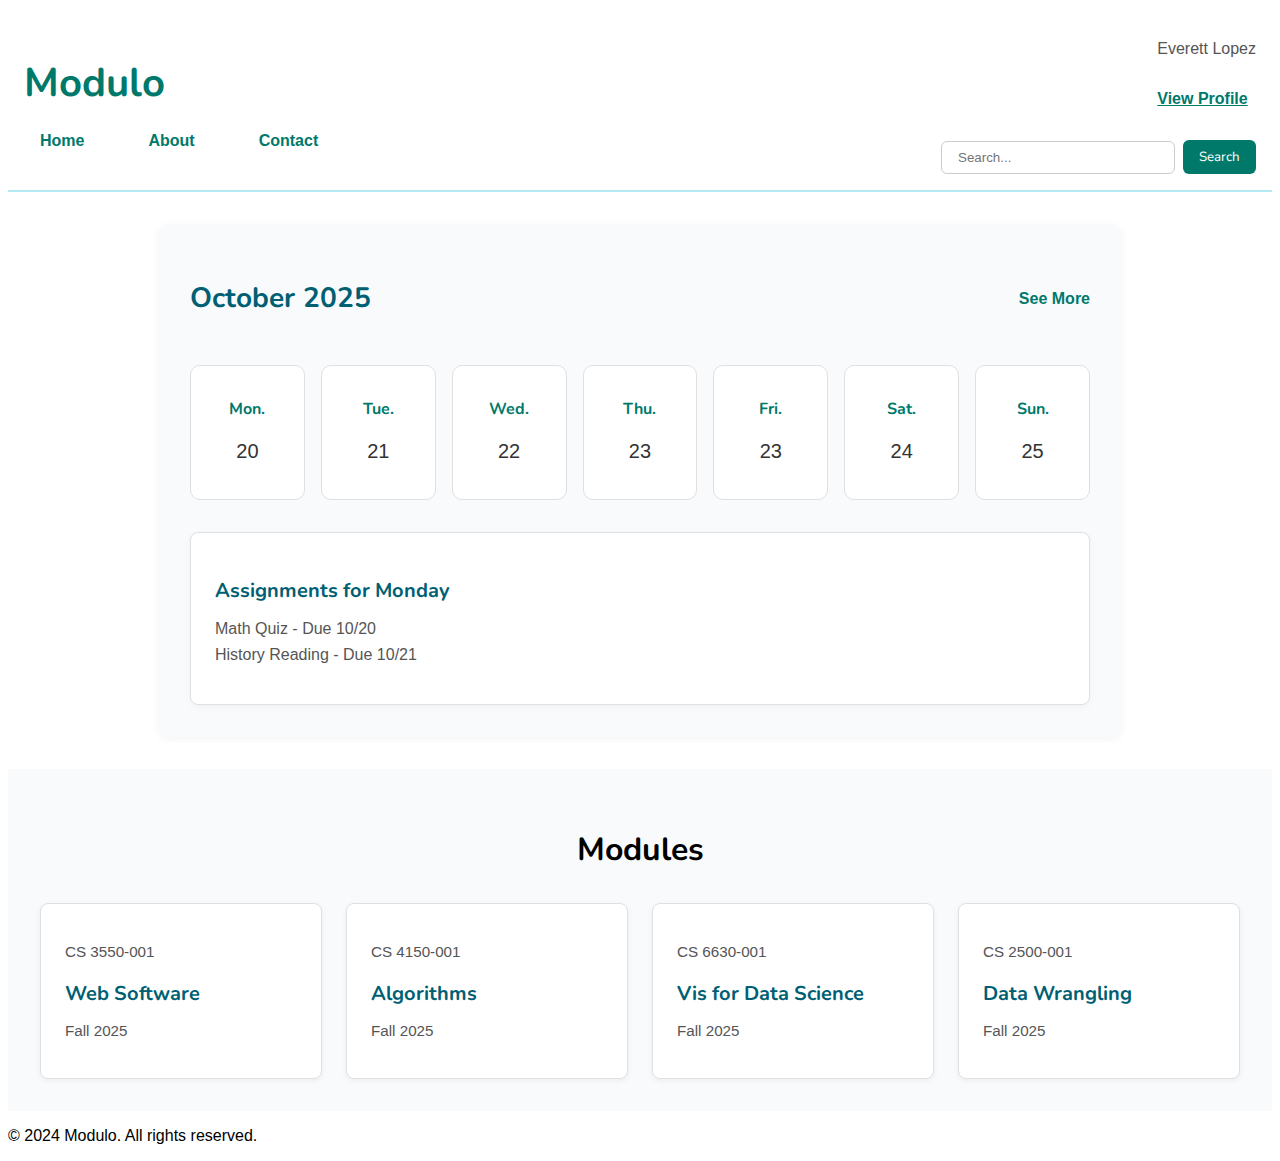
<file: static/index.html>
<!DOCTYPE html>
<head>
    <meta charset="UTF-8">
    <meta name="viewport" content="width=device-width, initial-scale=1.0">
    <title>Home - Modulo</title>
    <link href="https://fonts.googleapis.com/css2?family=Nunito:wght@600;700&display=swap" rel="stylesheet">
    <link rel="stylesheet" href="/static/css/main.css">
</head>

<header>
    <div class="header-top">
        <h1>Modulo</h1>

        <div class="user-section">
            <p>Everett Lopez </p>
            <p><a href="">View Profile</a></p>
        </div>
    </div>

    <div class="header-top">
        <nav class="navigation">
            <a href="">Home</a>
            <a href="">About</a>
            <a href="">Contact</a>
        </nav>

        <form action="" method="get">
            <input type="text" name="search" placeholder="Search...">
            <button type="submit">Search</button>
        </form>
    </div>
</header>

<main>
    <section class="weekly-widget">

        <div class="week-header">
            <h2>October 2025</h2>
            <p>See More</p>
        </div>

        <div class="week-grid">
            <div class="day-card">
                <h3>Mon.</h3>
                <p>20</p>
            </div>
            <div class="day-card">
                <h3>Tue.</h3>
                <p>21</p>
            </div>
            <div class="day-card">
                <h3>Wed.</h3>
                <p>22</p>
            </div>
            <div class="day-card">
                <h3>Thu.</h3>
                <p>23</p>
            </div>
            <div class="day-card">
                <h3>Fri.</h3>
                <p>23</p>
            </div>
            <div class="day-card">
                <h3>Sat.</h3>
                <p>24</p>
            </div>
            <div class="day-card">
                <h3>Sun.</h3>
                <p>25</p>
            </div>
        </div>

        <div class="day-details">
            <h3>Assignments for Monday</h3>
            <ul>
                <li>Math Quiz - Due 10/20</li>
                <li>History Reading - Due 10/21</li>
            </ul>
        </div>
    </section>


    <section class="features">
        <h2>Modules</h2>
        <div class="feature-grid">

            <div class="feature-card">
                <p>CS 3550-001</p>
                <h3>Web Software</h3>
                <p>Fall 2025</p>
            </div>

            <div class="feature-card">
                <p>CS 4150-001</p>
                <h3>Algorithms</h3>
                <p>Fall 2025</p>
            </div>

            <div class="feature-card">
                <p>CS 6630-001</p>
                <h3>Vis for Data Science</h3>
                <p>Fall 2025</p>
            </div>

            <div class="feature-card">
                <p>CS 2500-001</p>
                <h3>Data Wrangling</h3>
                <p>Fall 2025</p>
            </div>
        </div>
    </section>

</main>

<footer>
    <p>&copy; 2024 Modulo. All rights reserved.</p>
</footer>
</file>
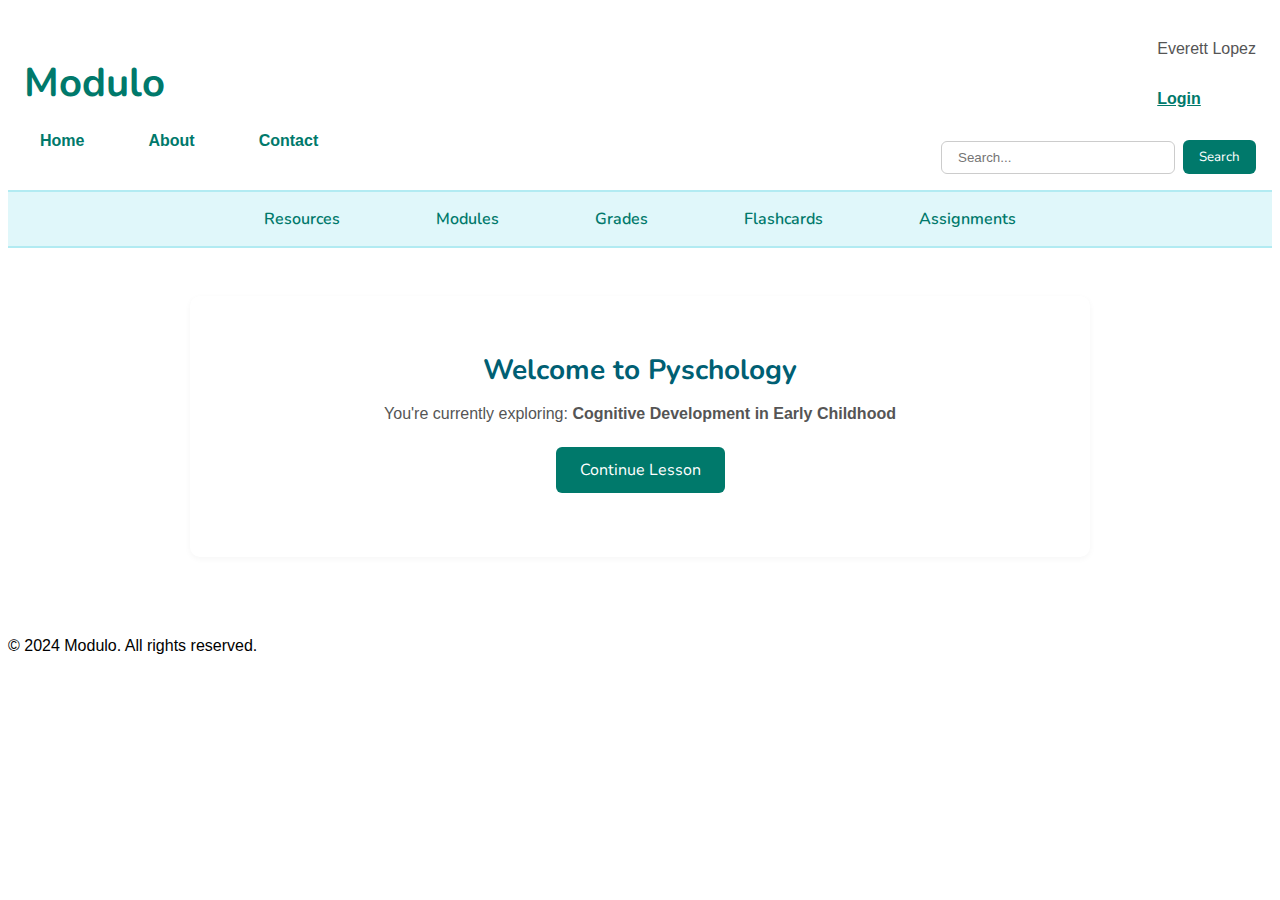
<file: static/course.html>
<!DOCTYPE html>
<head>
    <meta charset="UTF-8">
    <meta name="viewport" content="width=device-width, initial-scale=1.0">
    <title>Course - Modulo</title>
    <link href="https://fonts.googleapis.com/css2?family=Nunito:wght@600;700&display=swap" rel="stylesheet">
    <link rel="stylesheet" href="/static/css/main.css">
</head>

<header>
    <div class="header-top">
        <h1>Modulo</h1>

        <div class="user-section">
            <p>Everett Lopez </p>
            <p><a href="/static/login.html">Login</a></p>
        </div>
    </div>

    <div class="header-top">
        <nav class="navigation">
            <a href="/static/index.html">Home</a>
            <a href="">About</a>
            <a href="">Contact</a>
        </nav>

        <form action="" method="get">
            <input type="text" name="search" placeholder="Search...">
            <button type="submit">Search</button>
        </form>
    </div>
</header>

<nav class="course-nav">
    <ul>
        <li><a href="/static/resources.html">Resources</a></li>
        <li><a href="/static/module.html">Modules</a></li>
        <li><a href="/static/grades.html">Grades</a></li>
        <li><a href="/static/flashcards.html">Flashcards</a></li>
        <li><a href="">Assignments</a></li>
    </ul>
</nav>

<main class="course-content">
    <section class="active-lesson">
        <h2>Welcome to Pyschology</h2>
        <p>You're currently exploring: <strong>Cognitive Development in Early Childhood</strong></p>
        <button class="continue-btn">Continue Lesson</button>
    </section>
</main>

<footer>
    <p>&copy; 2024 Modulo. All rights reserved.</p>
</footer>
</file>
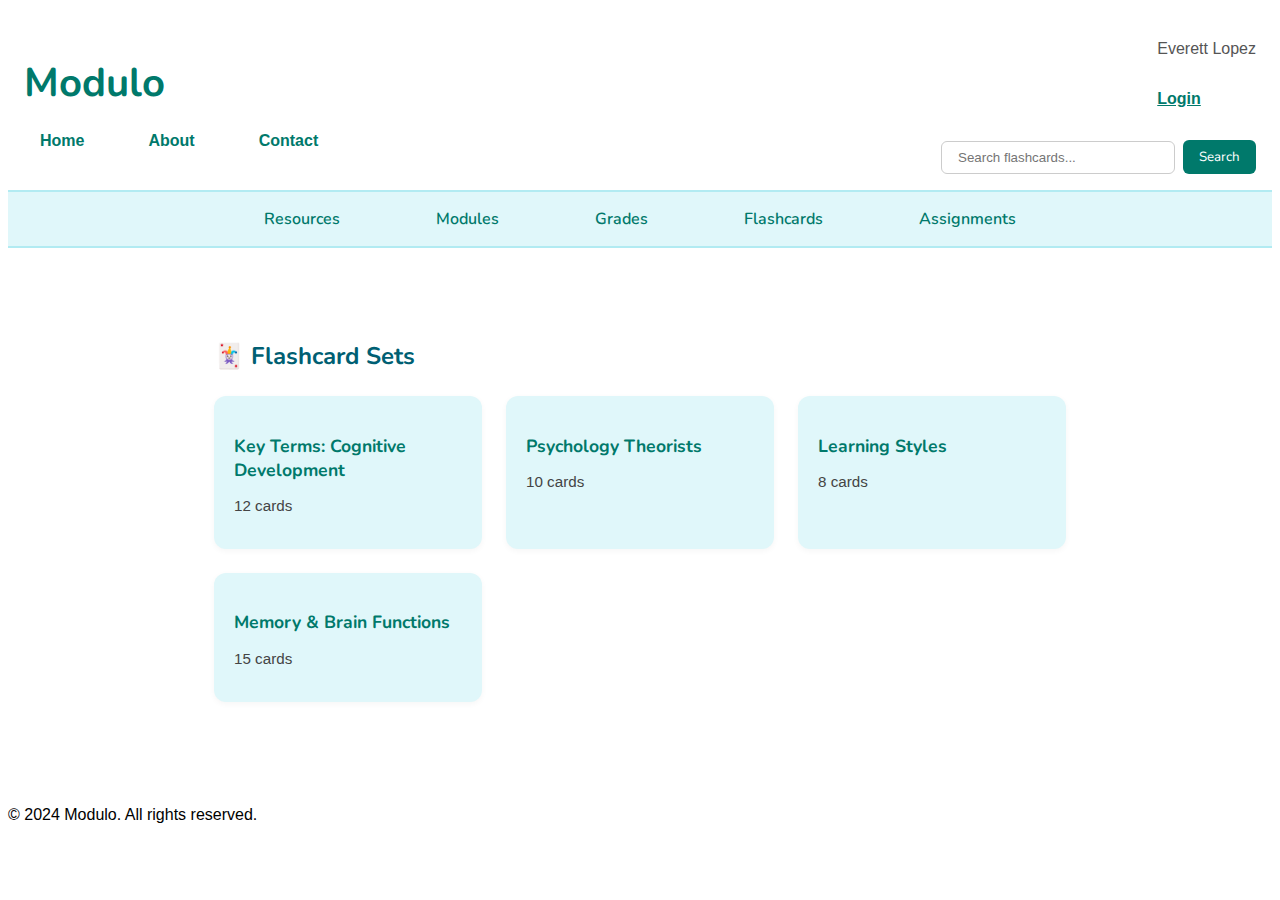
<file: static/flashcards.html>
<!DOCTYPE html>
<html lang="en">
<head>
  <meta charset="UTF-8" />
  <meta name="viewport" content="width=device-width, initial-scale=1.0" />
  <title>Flashcards — Modulo</title>
  <link href="https://fonts.googleapis.com/css2?family=Nunito:wght@600;700&display=swap" rel="stylesheet" />
  <link rel="stylesheet" href="/static/css/main.css" />
</head>
<body>

  <header>
    <div class="header-top">
      <h1>Modulo</h1>
      <div class="user-section">
        <p>Everett Lopez</p>
        <p><a href="/static/login.html">Login</a></p>
      </div>
    </div>

    <div class="header-top">
      <nav class="navigation">
        <a href="/static/index.html">Home</a>
        <a href="#">About</a>
        <a href="#">Contact</a>
      </nav>

      <form action="#" method="get">
        <input type="text" name="search" placeholder="Search flashcards..." />
        <button type="submit">Search</button>
      </form>
    </div>
  </header>

  <nav class="course-nav">
    <ul>
        <li><a href="/static/resources.html">Resources</a></li>
        <li><a href="/static/module.html">Modules</a></li>
        <li><a href="/static/grades.html">Grades</a></li>
        <li><a href="/static/flashcards.html">Flashcards</a></li>
        <li><a href="">Assignments</a></li>
    </ul>
  </nav>

  <main class="course-content">

    <section class="flashcard-section">
      <h2>🃏 Flashcard Sets</h2>
      <div class="flashcard-grid">
        <a href="#" class="flashcard-card">
          <h3>Key Terms: Cognitive Development</h3>
          <p>12 cards</p>
        </a>
        <a href="#" class="flashcard-card">
          <h3>Psychology Theorists</h3>
          <p>10 cards</p>
        </a>
        <a href="#" class="flashcard-card">
          <h3>Learning Styles</h3>
          <p>8 cards</p>
        </a>
        <a href="#" class="flashcard-card">
          <h3>Memory & Brain Functions</h3>
          <p>15 cards</p>
        </a>
      </div>
    </section>

  </main>

  <footer>
    <p>&copy; 2024 Modulo. All rights reserved.</p>
  </footer>

</body>
</html>
</file>
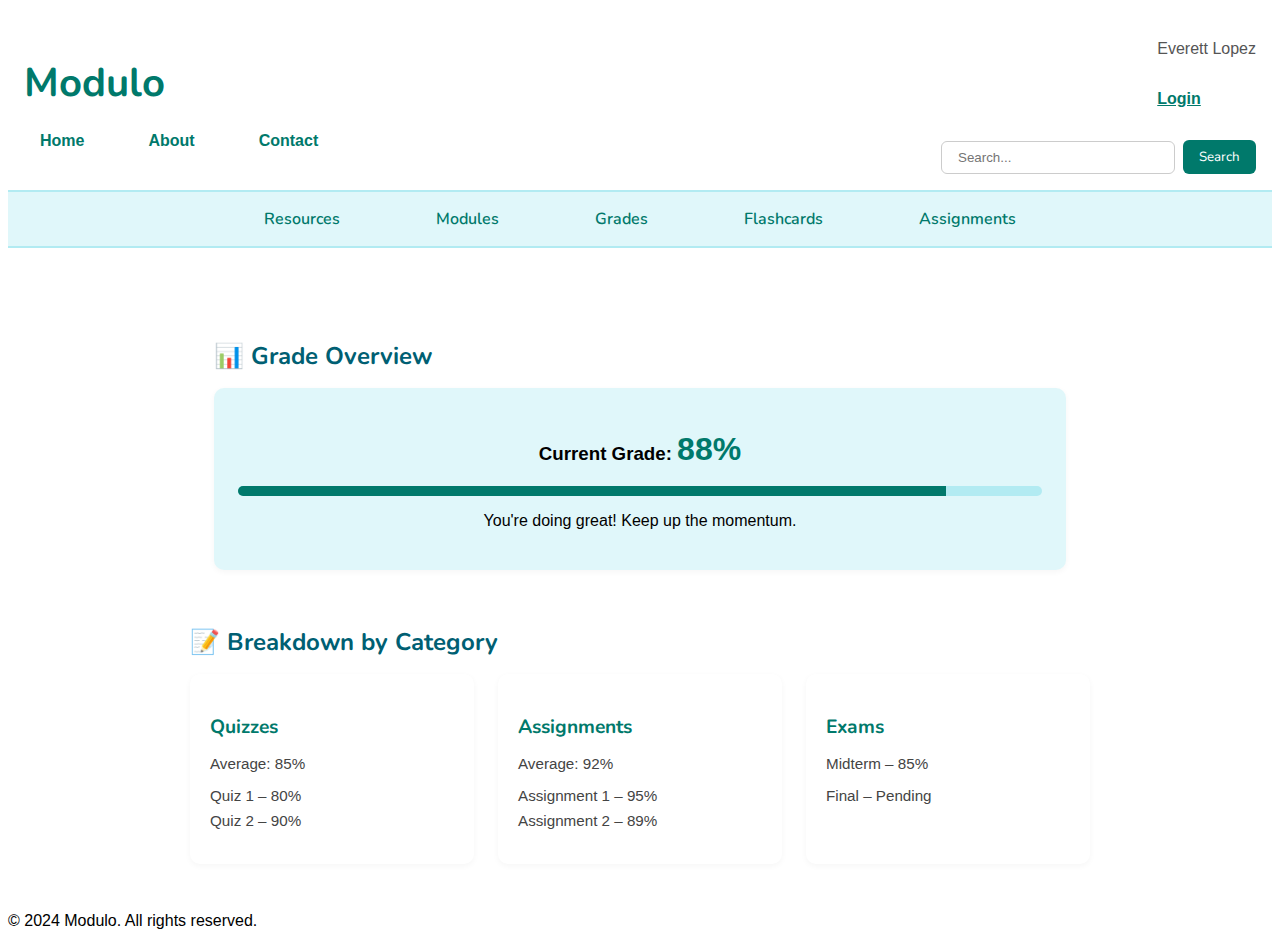
<file: static/grades.html>
<!DOCTYPE html>
<html lang="en">
<head>
  <meta charset="UTF-8" />
  <meta name="viewport" content="width=device-width, initial-scale=1.0" />
  <title>Grades — Modulo</title>
  <link href="https://fonts.googleapis.com/css2?family=Nunito:wght@600;700&display=swap" rel="stylesheet" />
  <link rel="stylesheet" href="/static/css/main.css" />
    <link rel="stylesheet" href="/static/css/grades.css" />

</head>
<body>

  <header>
    <div class="header-top">
        <h1>Modulo</h1>

        <div class="user-section">
            <p>Everett Lopez </p>
            <p><a href="/static/login.html">Login</a></p>
        </div>
    </div>

    <div class="header-top">
        <nav class="navigation">
            <a href="/static/index.html">Home</a>
            <a href="">About</a>
            <a href="">Contact</a>
        </nav>

        <form action="" method="get">
            <input type="text" name="search" placeholder="Search...">
            <button type="submit">Search</button>
        </form>
    </div>
</header>

  <nav class="course-nav">
    <ul>
        <li><a href="/static/resources.html">Resources</a></li>
        <li><a href="/static/module.html">Modules</a></li>
        <li><a href="/static/grades.html">Grades</a></li>
        <li><a href="/static/flashcards.html">Flashcards</a></li>
        <li><a href="">Assignments</a></li>
    </ul>
  </nav>

  <main class="course-content">

    <!-- 📊 Grade Summary -->
    <section class="grade-summary">
      <h2>📊 Grade Overview</h2>
      <div class="grade-card">
        <h3>Current Grade: <span class="grade-score">88%</span></h3>
        <div class="progress-bar"><div class="progress-fill" style="width: 88%;"></div></div>
        <p>You're doing great! Keep up the momentum.</p>
      </div>
    </section>

    <!-- 📝 Grade Breakdown -->
    <section class="grade-breakdown">
      <h2>📝 Breakdown by Category</h2>
      <div class="grade-grid">
        <div class="grade-item">
          <h3>Quizzes</h3>
          <p>Average: 85%</p>
          <ul>
            <li>Quiz 1 – 80%</li>
            <li>Quiz 2 – 90%</li>
          </ul>
        </div>
        <div class="grade-item">
          <h3>Assignments</h3>
          <p>Average: 92%</p>
          <ul>
            <li>Assignment 1 – 95%</li>
            <li>Assignment 2 – 89%</li>
          </ul>
        </div>
        <div class="grade-item">
          <h3>Exams</h3>
          <p>Midterm – 85%</p>
          <p>Final – Pending</p>
        </div>
      </div>
    </section>

  </main>

  <footer>
    <p>&copy; 2024 Modulo. All rights reserved.</p>
  </footer>

</body>
</html>
</file>
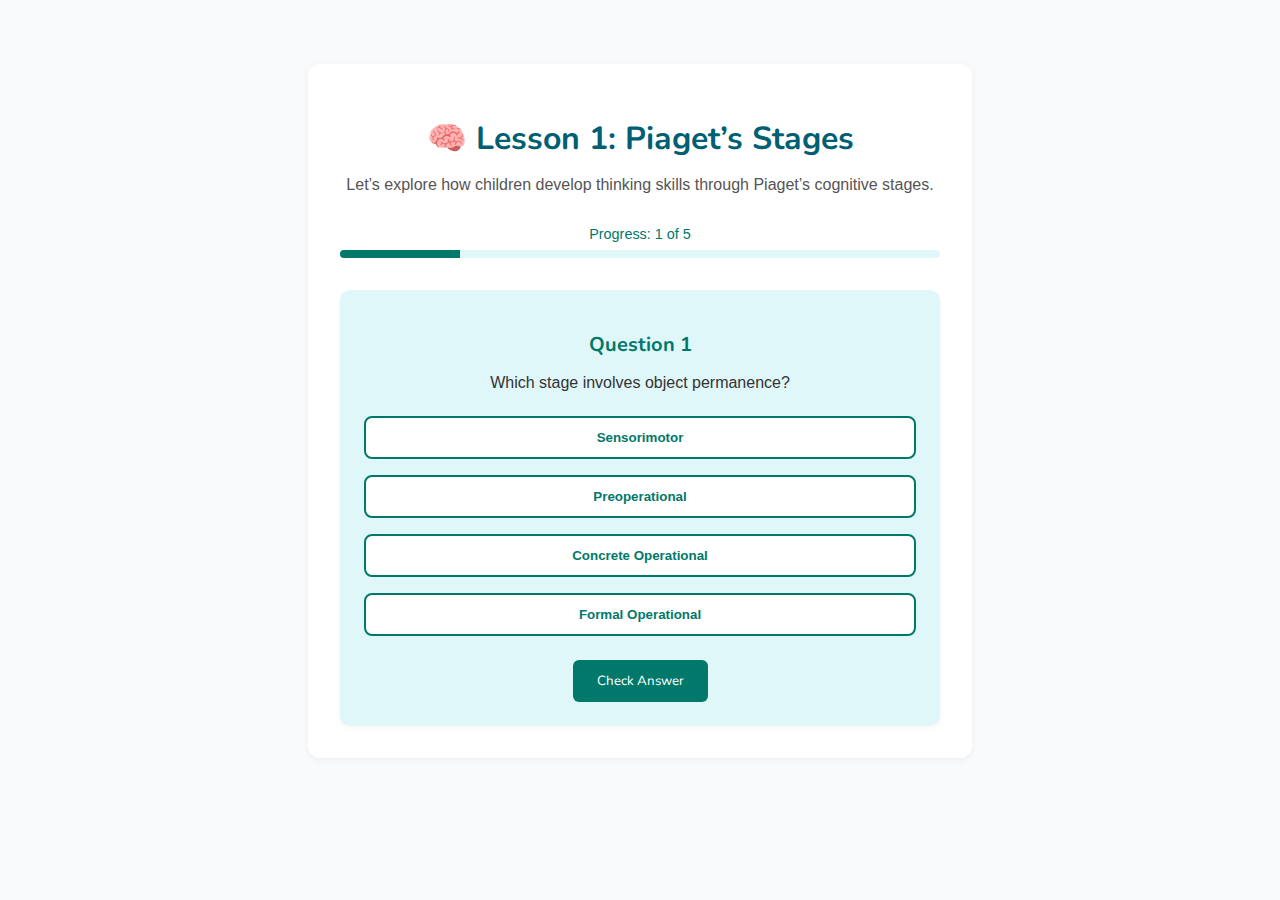
<file: static/lesson.html>
<!DOCTYPE html>
<html lang="en">
<head>
  <meta charset="UTF-8" />
  <meta name="viewport" content="width=device-width, initial-scale=1.0" />
  <title>Lesson 1 — Modulo</title>
  <link href="https://fonts.googleapis.com/css2?family=Nunito:wght@600;700&display=swap" rel="stylesheet" />
  <link rel="stylesheet" href="/static/css/lesson.css" />
</head>
<body>
  <main class="lesson-container">
    <h1>🧠 Lesson 1: Piaget’s Stages</h1>
    <p class="lesson-intro">Let’s explore how children develop thinking skills through Piaget’s cognitive stages.</p>

    <div class="lesson-progress">
      <span>Progress: 1 of 5</span>
      <div class="progress-bar"><div class="progress-fill" style="width: 20%;"></div></div>
    </div>

    <section class="lesson-card">
      <h2>Question 1</h2>
      <p>Which stage involves object permanence?</p>

      <div class="lesson-options">
        <button>Sensorimotor</button>
        <button>Preoperational</button>
        <button>Concrete Operational</button>
        <button>Formal Operational</button>
      </div>

      <button class="next-btn">Check Answer</button>
    </section>
  </main>
</body>
</html>
</file>
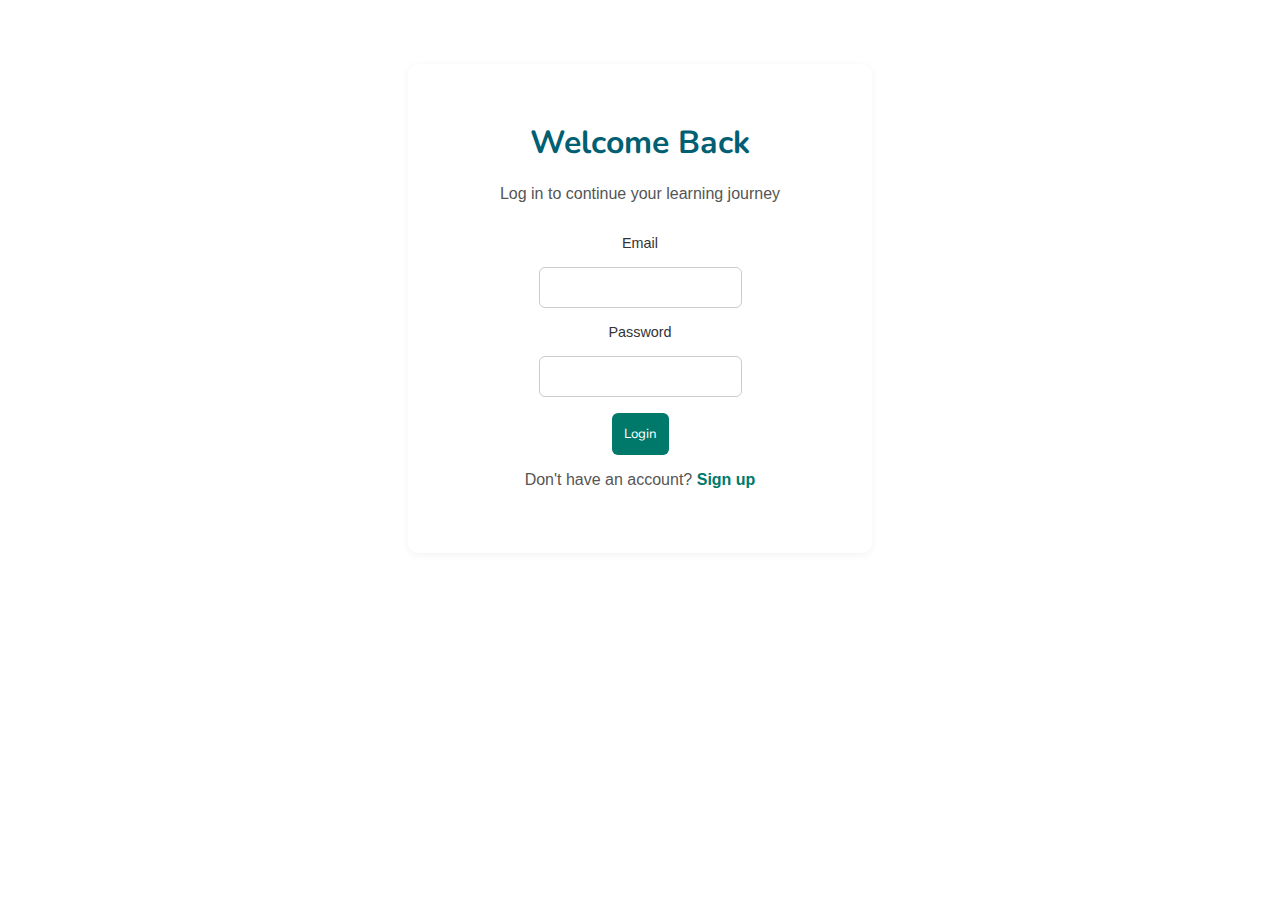
<file: static/login.html>
<!DOCTYPE html>
<html lang="en">
<head>
  <meta charset="UTF-8" />
  <meta name="viewport" content="width=device-width, initial-scale=1.0" />
  <title>Login — Modulo</title>
  <link href="https://fonts.googleapis.com/css2?family=Nunito:wght@600;700&display=swap" rel="stylesheet" />
  <link rel="stylesheet" href="/static/css/main.css" />
</head>
<body>
  <main class="auth-container">
    <h1>Welcome Back</h1>
    <p>Log in to continue your learning journey</p>

    <form class="auth-form" action="#" method="post">
      <label for="email">Email</label>
      <input type="email" id="email" name="email" required />

      <label for="password">Password</label>
      <input type="password" id="password" name="password" required />

      <button type="submit">Login</button>
    </form>

    <p class="auth-link">Don't have an account? <a href="signup.html">Sign up</a></p>
  </main>
</body>
</html>
</file>
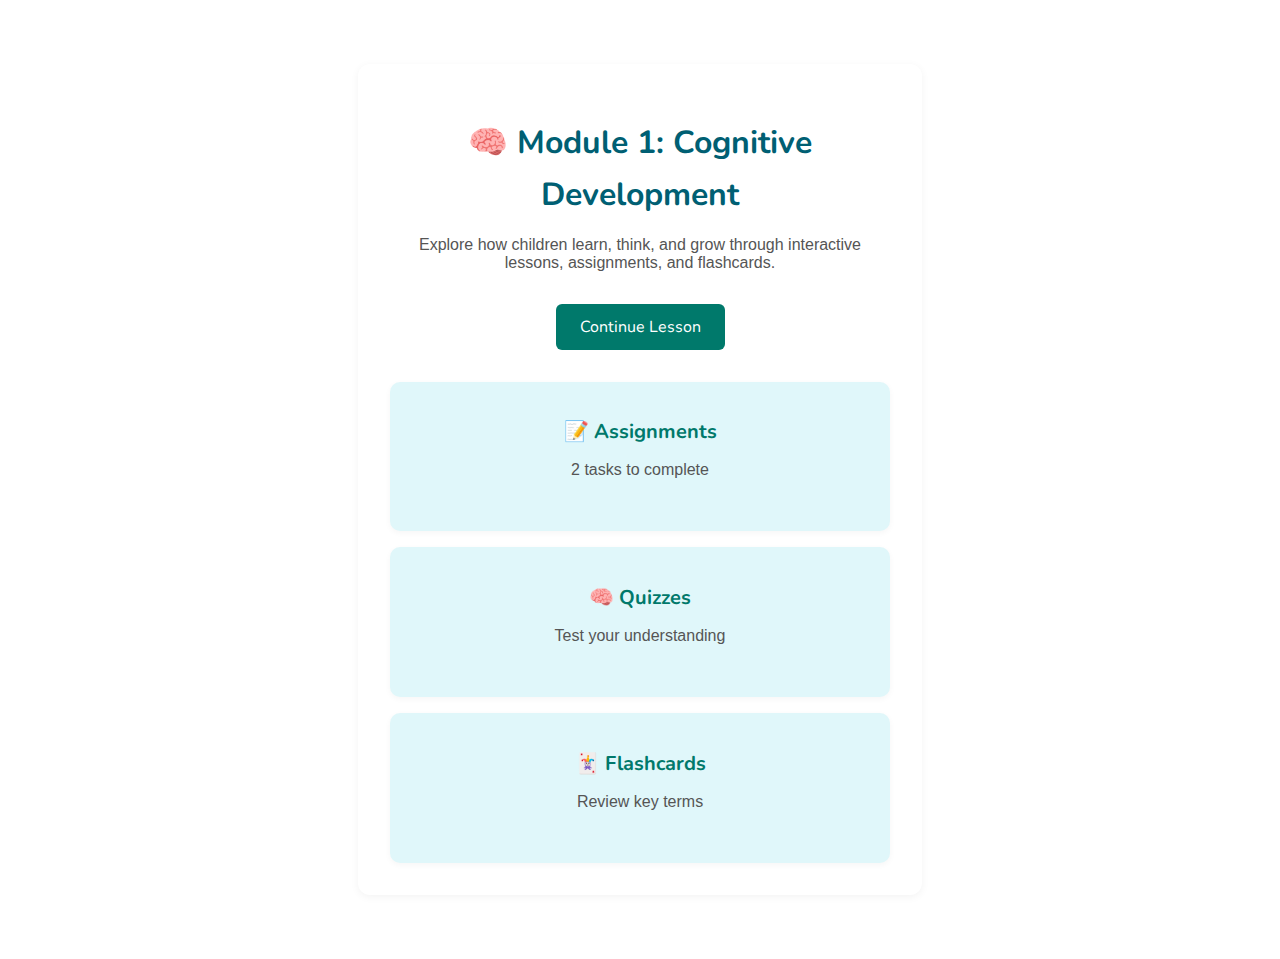
<file: static/module.html>
<!DOCTYPE html>
<html lang="en">
<head>
  <meta charset="UTF-8" />
  <meta name="viewport" content="width=device-width, initial-scale=1.0" />
  <title>Module 1 — Modulo</title>
  <link href="https://fonts.googleapis.com/css2?family=Nunito:wght@600;700&display=swap" rel="stylesheet" />
  <link rel="stylesheet" href="/static/css/main.css" />
</head>
<body>
  <main class="module-container">
    <h1>🧠 Module 1: Cognitive Development</h1>
    <p>Explore how children learn, think, and grow through interactive lessons, assignments, and flashcards.</p>

    <button class="continue-btn">Continue Lesson</button>

    <section class="module-grid">
      <a href="#" class="module-card">
        <h2>📝 Assignments</h2>
        <p>2 tasks to complete</p>
      </a>
      <a href="#" class="module-card">
        <h2>🧠 Quizzes</h2>
        <p>Test your understanding</p>
      </a>
      <a href="#" class="module-card">
        <h2>🃏 Flashcards</h2>
        <p>Review key terms</p>
      </a>
    </section>
  </main>
</body>
</html>
</file>
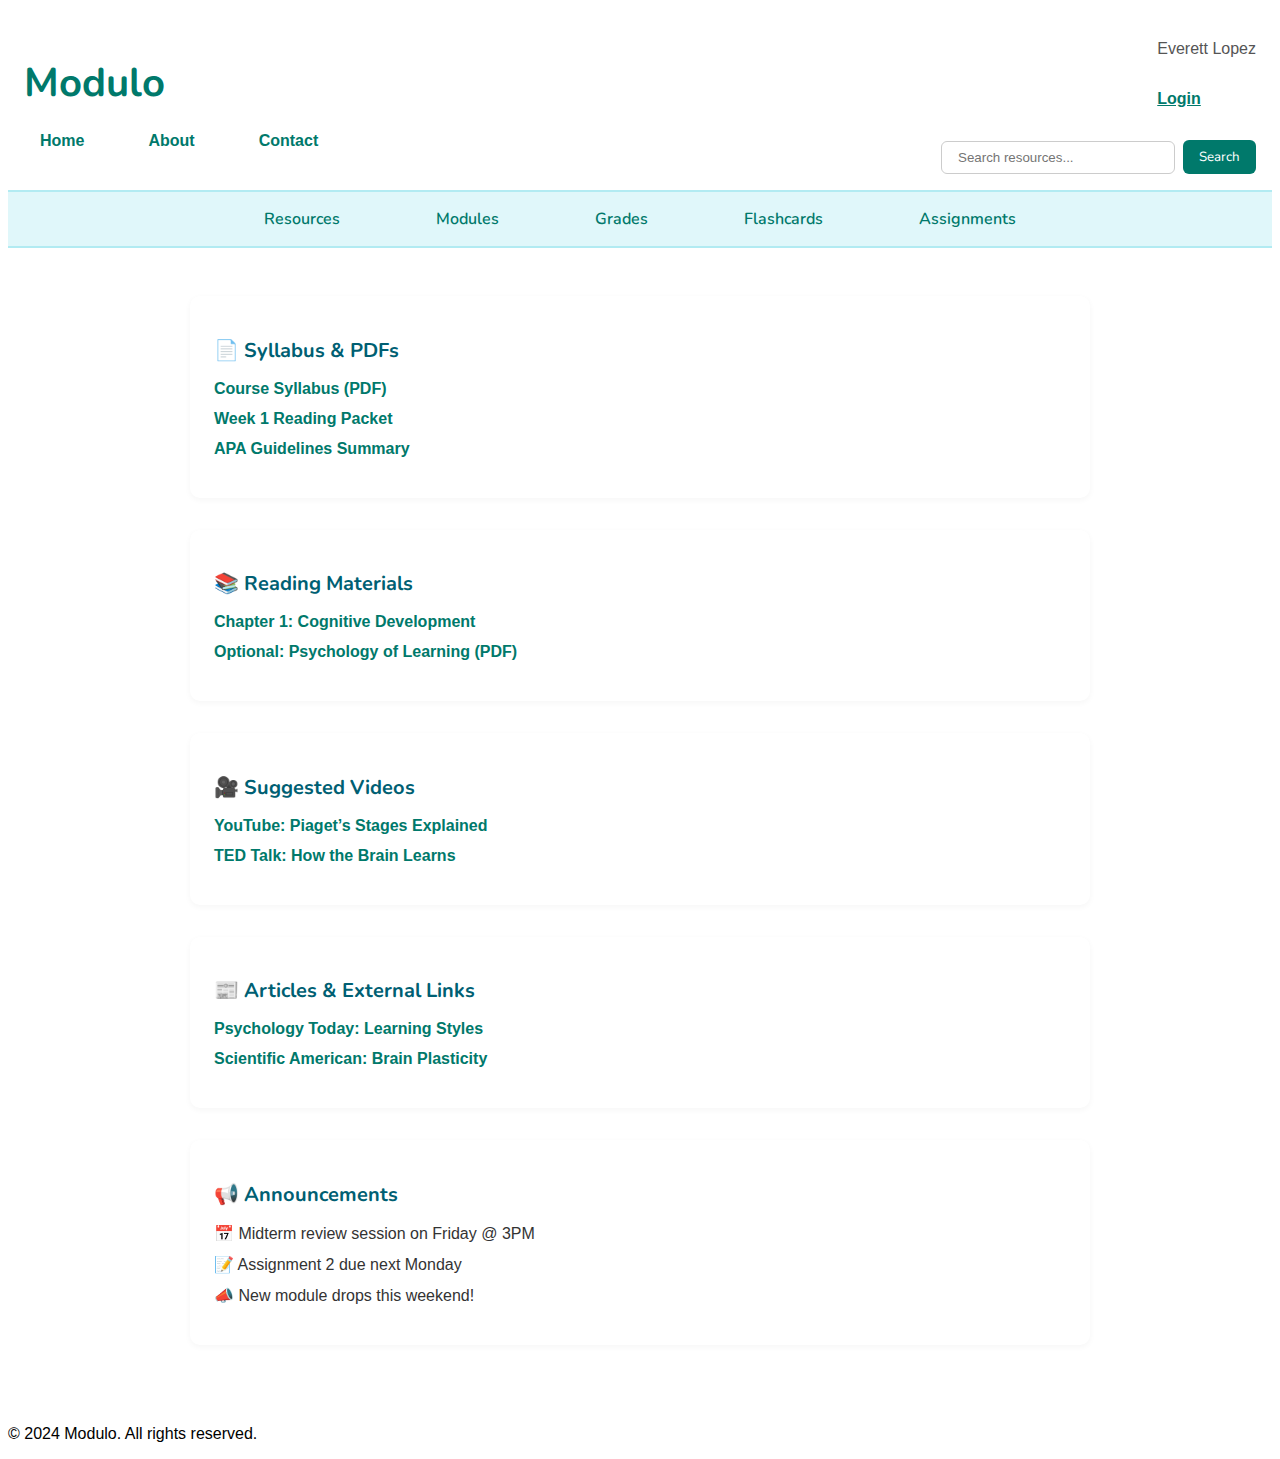
<file: static/resources.html>
<!DOCTYPE html>
<html lang="en">
<head>
  <meta charset="UTF-8" />
  <meta name="viewport" content="width=device-width, initial-scale=1.0" />
  <title>Resources — Modulo</title>
  <link href="https://fonts.googleapis.com/css2?family=Nunito:wght@600;700&display=swap" rel="stylesheet" />
  <link rel="stylesheet" href="/static/css/main.css" />
</head>
<body>

  <header>
    <div class="header-top">
      <h1>Modulo</h1>
      <div class="user-section">
        <p>Everett Lopez</p>
        <p><a href="/static/login.html">Login</a></p>
      </div>
    </div>

    <div class="header-top">
      <nav class="navigation">
        <a href="/static/index.html">Home</a>
        <a href="#">About</a>
        <a href="#">Contact</a>
      </nav>

      <form action="#" method="get">
        <input type="text" name="search" placeholder="Search resources..." />
        <button type="submit">Search</button>
      </form>
    </div>
  </header>

  <nav class="course-nav">
    <ul>
        <li><a href="/static/resources.html">Resources</a></li>
        <li><a href="/static/module.html">Modules</a></li>
        <li><a href="/static/grades.html">Grades</a></li>
        <li><a href="/static/flashcards.html">Flashcards</a></li>
        <li><a href="">Assignments</a></li>
    </ul>
  </nav>

  <main class="course-content">

    <section class="resource-section">
      <h2>📄 Syllabus & PDFs</h2>
      <ul class="resource-list">
        <li><a href="#">Course Syllabus (PDF)</a></li>
        <li><a href="#">Week 1 Reading Packet</a></li>
        <li><a href="#">APA Guidelines Summary</a></li>
      </ul>
    </section>

    <section class="resource-section">
      <h2>📚 Reading Materials</h2>
      <ul class="resource-list">
        <li><a href="#">Chapter 1: Cognitive Development</a></li>
        <li><a href="#">Optional: Psychology of Learning (PDF)</a></li>
      </ul>
    </section>

    <section class="resource-section">
      <h2>🎥 Suggested Videos</h2>
      <ul class="resource-list">
        <li><a href="#">YouTube: Piaget’s Stages Explained</a></li>
        <li><a href="#">TED Talk: How the Brain Learns</a></li>
      </ul>
    </section>

    <section class="resource-section">
      <h2>📰 Articles & External Links</h2>
      <ul class="resource-list">
        <li><a href="#">Psychology Today: Learning Styles</a></li>
        <li><a href="#">Scientific American: Brain Plasticity</a></li>
      </ul>
    </section>

    <section class="resource-section">
      <h2>📢 Announcements</h2>
      <ul class="resource-list">
        <li>📅 Midterm review session on Friday @ 3PM</li>
        <li>📝 Assignment 2 due next Monday</li>
        <li>📣 New module drops this weekend!</li>
      </ul>
    </section>

  </main>

  <footer>
    <p>&copy; 2024 Modulo. All rights reserved.</p>
  </footer>

</body>
</html>
</file>
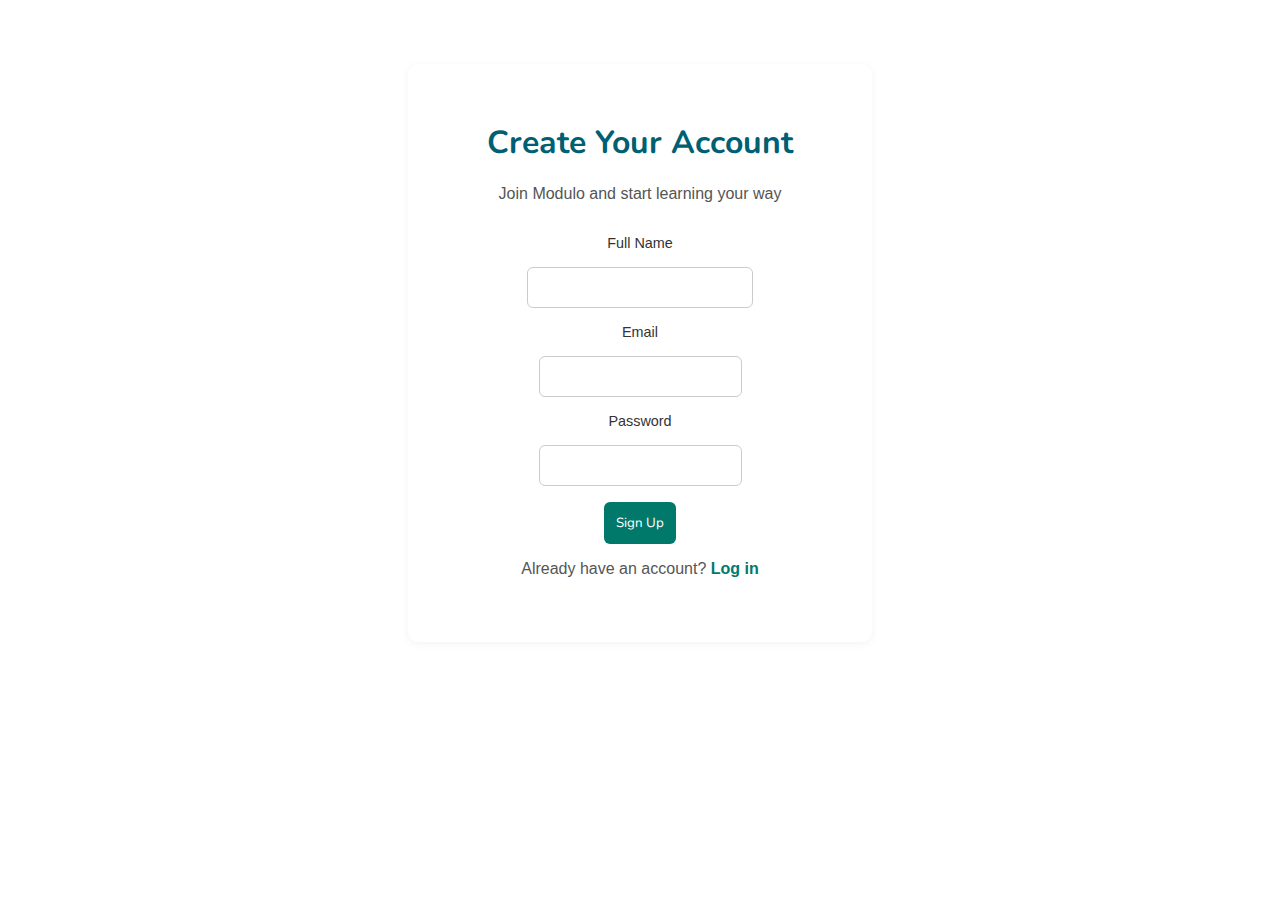
<file: static/signup.html>
<!DOCTYPE html>
<html lang="en">
<head>
  <meta charset="UTF-8" />
  <meta name="viewport" content="width=device-width, initial-scale=1.0" />
  <title>Sign Up — Modulo</title>
  <link href="https://fonts.googleapis.com/css2?family=Nunito:wght@600;700&display=swap" rel="stylesheet" />
  <link rel="stylesheet" href="/static/css/main.css" />
</head>
<body>
  <main class="auth-container">
    <h1>Create Your Account</h1>
    <p>Join Modulo and start learning your way</p>

    <form class="auth-form" action="#" method="post">
      <label for="name">Full Name</label>
      <input type="text" id="name" name="name" required />

      <label for="email">Email</label>
      <input type="email" id="email" name="email" required />

      <label for="password">Password</label>
      <input type="password" id="password" name="password" required />

      <button type="submit">Sign Up</button>
    </form>

    <p class="auth-link">Already have an account? <a href="login.html">Log in</a></p>
  </main>
</body>
</html>
</file>
<file: static/css/main.css>
h1 {
    font-family: 'Nunito', sans-serif;
    font-size: 32px;
    line-height: 1.6;
    color: #333333;
}

.user-section {
    display: flex;
    flex-direction: column;

}

.header-top {
    display: flex;
    flex-direction: row;
    justify-content: space-between;
    align-items: center;
}

header {
  padding: 1rem;
  text-align: left;
  border-bottom: 2px solid #b2ebf2;

}

header h1 {
  font-family: 'Nunito', sans-serif;
  font-size: 2.5rem;
  color: #00796b;
  margin-bottom: 0.5rem;
}

header p {
  font-family: 'Open Sans', sans-serif;
  font-size: 1rem;
  color: #555;
  margin-bottom: 1rem;
}

header p a {
  color: #00796b;
  text-decoration: underline;
  font-weight: 600;
}

.navigation {
  display: flex;
  flex-direction: row;
  justify-content: center;
  gap: 2rem;
}

nav {
  margin-bottom: 1rem;
}

nav a {
  font-family: 'Open Sans', sans-serif;
  margin: 0 1rem;
  text-decoration: none;
  color: #00796b;
  font-weight: 600;
  transition: color 0.2s ease;
}

nav a:hover {
  color: #004d40;
}

form {
  display: flex;
  justify-content: center;
  gap: 0.5rem;
  margin-top: 1rem;
  align-items: center;
}

input[type="text"] {
  padding: 0.5rem 1rem;
  border: 1px solid #ccc;
  border-radius: 6px;
  font-family: 'Open Sans', sans-serif;
  width: 200px;
}

button {
  padding: 0.5rem 1rem;
  background-color: #00796b;
  color: white;
  border: none;
  border-radius: 6px;
  font-family: 'Nunito', sans-serif;
  cursor: pointer;
  transition: background-color 0.2s ease;
}

button:hover {
  background-color: #004d40;
}


body {
    font-family: "Open-Sans", sans-serif;
    font-size: 16px;
}


.welcome {
  padding: 3rem 2rem;
  background-color: #ffffff;
  text-align: center;
  border-bottom: 1px solid #e0e0e0;
}

.welcome h2 {
  font-family: 'Nunito', sans-serif;
  font-size: 2rem;
  color: #005f73;
  margin-bottom: 1rem;
}

.welcome p {
  font-family: 'Open Sans', sans-serif;
  font-size: 1rem;
  color: #555;
  max-width: 600px;
  margin: 0 auto 2rem;
  line-height: 1.6;
}

.welcome button {
  font-family: 'Nunito', sans-serif;
  font-size: 1rem;
  padding: 0.75rem 1.5rem;
  background-color: #005f73;
  color: #fff;
  border: none;
  border-radius: 6px;
  cursor: pointer;
  transition: background-color 0.2s ease;
}

.welcome button:hover {
  background-color: #007a8c;
}


.features {
  padding: 2rem;
  background-color: #f9fafb;
}

.features h2 {
  text-align: center;
  font-family: 'Nunito', sans-serif;
  font-size: 2rem;
  margin-bottom: 2rem;
}

.feature-grid {
  display: grid;
  grid-template-columns: repeat(auto-fit, minmax(250px, 1fr));
  gap: 1.5rem;
}

.feature-card {
  background-color: #ffffff;
  border: 1px solid #e0e0e0;
  border-radius: 8px;
  padding: 1.5rem;
  box-shadow: 0 2px 6px rgba(0, 0, 0, 0.05);
  transition: transform 0.2s ease;
}

.feature-card:hover {
  transform: translateY(-4px);
}

.feature-card h3 {
  font-family: 'Nunito', sans-serif;
  font-size: 1.25rem;
  margin-bottom: 0.5rem;
  color: #005f73;
}

.feature-card p {
  font-family: 'Open Sans', sans-serif;
  font-size: 0.95rem;
  color: #555;
}

.weekly-widget {
  padding: 2rem;
  background-color: #f9fafb;
  border-radius: 12px;
  box-shadow: 0 2px 8px rgba(0, 0, 0, 0.05);
  max-width: 900px;
  margin: 2rem auto;
}

.weekly-widget h2 {
  font-family: 'Nunito', sans-serif;
  font-size: 1.75rem;
  color: #005f73;
  margin-bottom: 1.5rem;
}

.week-grid {
  display: grid;
  grid-template-columns: repeat(7, 1fr);
  gap: 1rem;
}

.day-card {
  background-color: #ffffff;
  border: 1px solid #e0e0e0;
  border-radius: 10px;
  padding: 1rem;
  text-align: center;
  cursor: pointer;
  transition: transform 0.2s ease, background-color 0.2s ease;
}

.day-card:hover {
  transform: translateY(-4px);
  background-color: #e0f7fa;
  border-color: #b2ebf2;
}

.day-card h3 {
  font-family: 'Nunito', sans-serif;
  font-size: 1rem;
  margin-bottom: 0.25rem;
  color: #00796b;
}

.week-header {
  display: flex;
  justify-content: space-between;
  align-items: center;
  margin-bottom: 1.5rem;
}

.week-header p {
  font-family: 'Open Sans', sans-serif;
  color: #00796b;
  cursor: pointer;
  font-weight: 600;
}

.week-header h2 {
  font-family: 'Nunito', sans-serif;
  font-size: 1.75rem;
  color: #005f73;
}

.day-card {
  background-color: #ffffff;
  border: 1px solid #e0e0e0;
  border-radius: 10px;
  padding: 1rem;
  text-align: center;
  cursor: pointer;
  transition: transform 0.2s ease, background-color 0.2s ease;
}

.day-card:hover {
  transform: translateY(-4px);
  background-color: #e0f7fa;
  border-color: #b2ebf2;
}

.day-card h3 {
  font-family: 'Nunito', sans-serif;
  font-size: 1rem;
  margin-bottom: 0.25rem;
  color: #00796b;
  
}

.day-card p {
  font-family: 'Open Sans', sans-serif;
  font-size: 1.25rem;
  color: #333;
}

.day-details {
  margin-top: 2rem;
  padding: 1.5rem;
  background-color: #ffffff;
  border: 1px solid #e0e0e0;
  border-radius: 8px;
  box-shadow: 0 2px 6px rgba(0, 0, 0, 0.04);
}

.day-details h3 {
  font-family: 'Nunito', sans-serif;
  font-size: 1.25rem;
  color: #005f73;
  margin-bottom: 1rem;
}

.day-details ul {
  list-style: none;
  padding: 0;
  font-family: 'Open Sans', sans-serif;
  color: #555;
}

.day-details li {
  margin-bottom: 0.5rem;
}

.course-nav {
  background-color: #e0f7fa;
  border-bottom: 2px solid #b2ebf2;
  padding: 1rem 2rem;
}

.course-nav ul {
  display: flex;
  justify-content: center;
  gap: 2rem;
  list-style: none;
  margin: 0;
  padding: 0;
}

.course-nav a {
  font-family: 'Nunito', sans-serif;
  font-weight: 600;
  color: #00796b;
  text-decoration: none;
  padding: 0.5rem 1rem;
  border-radius: 6px;
  transition: background-color 0.2s ease;
}

.course-nav a:hover {
  background-color: #b2ebf2;
}

.course-content {
  padding: 2rem;
  max-width: 900px;
  margin: auto;
}

.course-intro h2 {
  font-family: 'Nunito', sans-serif;
  font-size: 1.75rem;
  color: #005f73;
  margin-bottom: 1rem;
}

.course-intro p {
  font-family: 'Open Sans', sans-serif;
  font-size: 1rem;
  color: #555;
  margin-bottom: 2rem;
}

.course-section h3 {
  font-family: 'Nunito', sans-serif;
  font-size: 1.25rem;
  color: #00796b;
  margin-bottom: 0.5rem;
}

.course-section p {
  font-family: 'Open Sans', sans-serif;
  color: #444;
}

.active-lesson {
  background-color: #ffffff;
  padding: 2rem;
  border-radius: 10px;
  box-shadow: 0 2px 6px rgba(0, 0, 0, 0.04);
  margin-bottom: 2rem;
  text-align: center;
}

.active-lesson h2 {
  font-family: 'Nunito', sans-serif;
  font-size: 1.75rem;
  color: #005f73;
  margin-bottom: 1rem;
}

.active-lesson p {
  font-family: 'Open Sans', sans-serif;
  font-size: 1rem;
  color: #555;
  margin-bottom: 1.5rem;
}

.continue-btn {
  font-family: 'Nunito', sans-serif;
  font-size: 1rem;
  padding: 0.75rem 1.5rem;
  background-color: #00796b;
  color: white;
  border: none;
  border-radius: 6px;
  cursor: pointer;
  transition: background-color 0.2s ease;
}

.continue-btn:hover {
  background-color: #004d40;
}

.auth-container {
  max-width: 400px;
  margin: 4rem auto;
  padding: 2rem;
  background-color: #ffffff;
  border-radius: 10px;
  box-shadow: 0 2px 8px rgba(0, 0, 0, 0.05);
  text-align: center;
}

.auth-container h1 {
  font-family: 'Nunito', sans-serif;
  font-size: 2rem;
  color: #005f73;
  margin-bottom: 0.5rem;
}

.auth-container p {
  font-family: 'Open Sans', sans-serif;
  font-size: 1rem;
  color: #555;
  margin-bottom: 2rem;
}

.auth-form {
  display: flex;
  flex-direction: column;
  gap: 1rem;
}

.auth-form label {
  font-family: 'Open Sans', sans-serif;
  font-size: 0.9rem;
  color: #333;
  text-align: left;
}

.auth-form input {
  padding: 0.75rem;
  border: 1px solid #ccc;
  border-radius: 6px;
  font-family: 'Open Sans', sans-serif;
}

.auth-form button {
  padding: 0.75rem;
  background-color: #00796b;
  color: white;
  border: none;
  border-radius: 6px;
  font-family: 'Nunito', sans-serif;
  cursor: pointer;
  transition: background-color 0.2s ease;
}

.auth-form button:hover {
  background-color: #004d40;
}

.auth-link {
  margin-top: 1rem;
  font-size: 0.9rem;
  color: #555;
}

.auth-link a {
  color: #00796b;
  font-weight: 600;
  text-decoration: none;
}

.resource-section {
  margin-bottom: 2rem;
  padding: 1.5rem;
  background-color: #ffffff;
  border-radius: 10px;
  box-shadow: 0 2px 6px rgba(0, 0, 0, 0.04);
}

.resource-section h2 {
  font-family: 'Nunito', sans-serif;
  font-size: 1.25rem;
  color: #005f73;
  margin-bottom: 1rem;
}

.resource-list {
  list-style: none;
  padding: 0;
}

.resource-list li {
  font-family: 'Open Sans', sans-serif;
  font-size: 1rem;
  color: #333;
  margin-bottom: 0.75rem;
}

.resource-list li a {
  color: #00796b;
  text-decoration: none;
  font-weight: 600;
  transition: color 0.2s ease;
}

.resource-list li a:hover {
  color: #004d40;
}

.module-container {
  max-width: 500px;
  margin: 4rem auto;
  padding: 2rem;
  background-color: #ffffff;
  border-radius: 12px;
  box-shadow: 0 2px 8px rgba(0, 0, 0, 0.05);
  text-align: center;
}

.module-container h1 {
  font-family: 'Nunito', sans-serif;
  font-size: 2rem;
  color: #005f73;
  margin-bottom: 0.5rem;
}

.module-container p {
  font-family: 'Open Sans', sans-serif;
  font-size: 1rem;
  color: #555;
  margin-bottom: 2rem;
}

.continue-btn {
  font-family: 'Nunito', sans-serif;
  font-size: 1rem;
  padding: 0.75rem 1.5rem;
  background-color: #00796b;
  color: white;
  border: none;
  border-radius: 6px;
  cursor: pointer;
  margin-bottom: 2rem;
  transition: background-color 0.2s ease;
}

.continue-btn:hover {
  background-color: #004d40;
}

.module-grid {
  display: grid;
  grid-template-columns: 1fr;
  gap: 1rem;
}

.module-card {
  display: block;
  background-color: #e0f7fa;
  padding: 1.25rem;
  border-radius: 10px;
  text-decoration: none;
  color: #00796b;
  font-family: 'Open Sans', sans-serif;
  box-shadow: 0 2px 6px rgba(0, 0, 0, 0.04);
  transition: transform 0.2s ease;
}

.module-card:hover {
  transform: translateY(-4px);
  background-color: #b2ebf2;
}

.module-card h2 {
  font-family: 'Nunito', sans-serif;
  font-size: 1.25rem;
  margin-bottom: 0.5rem;
}

.flashcard-section {
  margin-bottom: 2rem;
  padding: 1.5rem;
}

.flashcard-section h2 {
  font-family: 'Nunito', sans-serif;
  font-size: 1.5rem;
  color: #005f73;
  margin-bottom: 1.5rem;
}

.flashcard-grid {
  display: grid;
  grid-template-columns: repeat(auto-fit, minmax(220px, 1fr));
  gap: 1.5rem;
}

.flashcard-card {
  display: block;
  background-color: #e0f7fa;
  padding: 1.25rem;
  border-radius: 12px;
  text-decoration: none;
  color: #00796b;
  font-family: 'Open Sans', sans-serif;
  box-shadow: 0 2px 6px rgba(0, 0, 0, 0.04);
  transition: transform 0.2s ease, background-color 0.2s ease;
}

.flashcard-card:hover {
  transform: translateY(-4px);
  background-color: #b2ebf2;
}

.flashcard-card h3 {
  font-family: 'Nunito', sans-serif;
  font-size: 1.1rem;
  margin-bottom: 0.5rem;
}

.flashcard-card p {
  font-size: 0.95rem;
  color: #444;
}
</file>
<file: static/css/grades.css>
.grade-summary {
  margin-bottom: 2rem;
  padding: 1.5rem;
}

.grade-summary h2 {
  font-family: 'Nunito', sans-serif;
  font-size: 1.5rem;
  color: #005f73;
  margin-bottom: 1rem;
}

.grade-card {
  background-color: #e0f7fa;
  padding: 1.5rem;
  border-radius: 10px;
  text-align: center;
  box-shadow: 0 2px 6px rgba(0, 0, 0, 0.04);
}

.grade-score {
  font-size: 2rem;
  color: #00796b;
}

.progress-bar {
  height: 10px;
  background-color: #b2ebf2;
  border-radius: 5px;
  overflow: hidden;
  margin: 1rem 0;
}

.progress-fill {
  height: 100%;
  background-color: #00796b;
  transition: width 0.3s ease;
}

.grade-breakdown h2 {
  font-family: 'Nunito', sans-serif;
  font-size: 1.5rem;
  color: #005f73;
  margin-bottom: 1rem;
}

.grade-grid {
  display: grid;
  grid-template-columns: repeat(auto-fit, minmax(250px, 1fr));
  gap: 1.5rem;
}

.grade-item {
  background-color: #ffffff;
  padding: 1.25rem;
  border-radius: 10px;
  box-shadow: 0 2px 6px rgba(0, 0, 0, 0.04);
}

.grade-item h3 {
  font-family: 'Nunito', sans-serif;
  font-size: 1.2rem;
  color: #00796b;
  margin-bottom: 0.5rem;
}

.grade-item p,
.grade-item ul {
  font-family: 'Open Sans', sans-serif;
  font-size: 0.95rem;
  color: #444;
}

.grade-item ul {
  list-style: none;
  padding: 0;
}

.grade-item ul li {
  margin-bottom: 0.5rem;
}
</file>
<file: static/css/lesson.css>
body {
  background-color: #f9fafb;
  font-family: 'Open Sans', sans-serif;
  margin: 0;
  padding: 0;
}

.lesson-container {
  max-width: 600px;
  margin: 4rem auto;
  padding: 2rem;
  background-color: #ffffff;
  border-radius: 12px;
  box-shadow: 0 2px 8px rgba(0, 0, 0, 0.05);
  text-align: center;
}

.lesson-container h1 {
  font-family: 'Nunito', sans-serif;
  font-size: 2rem;
  color: #005f73;
  margin-bottom: 0.5rem;
}

.lesson-intro {
  font-size: 1rem;
  color: #555;
  margin-bottom: 2rem;
}

.lesson-progress {
  margin-bottom: 2rem;
  font-size: 0.9rem;
  color: #00796b;
}

.progress-bar {
  height: 8px;
  background-color: #e0f7fa;
  border-radius: 4px;
  overflow: hidden;
  margin-top: 0.5rem;
}

.progress-fill {
  height: 100%;
  background-color: #00796b;
  transition: width 0.3s ease;
}

.lesson-card {
  background-color: #e0f7fa;
  padding: 1.5rem;
  border-radius: 10px;
  box-shadow: 0 2px 6px rgba(0, 0, 0, 0.04);
}

.lesson-card h2 {
  font-family: 'Nunito', sans-serif;
  font-size: 1.25rem;
  color: #00796b;
  margin-bottom: 1rem;
}

.lesson-card p {
  font-size: 1rem;
  color: #333;
  margin-bottom: 1.5rem;
}

.lesson-options {
  display: grid;
  gap: 1rem;
  margin-bottom: 1.5rem;
}

.lesson-options button {
  padding: 0.75rem;
  background-color: #ffffff;
  border: 2px solid #00796b;
  border-radius: 8px;
  font-weight: 600;
  color: #00796b;
  cursor: pointer;
  transition: background-color 0.2s ease;
}

.lesson-options button:hover {
  background-color: #b2ebf2;
}

.next-btn {
  padding: 0.75rem 1.5rem;
  background-color: #00796b;
  color: white;
  border: none;
  border-radius: 6px;
  font-family: 'Nunito', sans-serif;
  cursor: pointer;
  transition: background-color 0.2s ease;
}

.next-btn:hover {
  background-color: #004d40;
}
</file>
